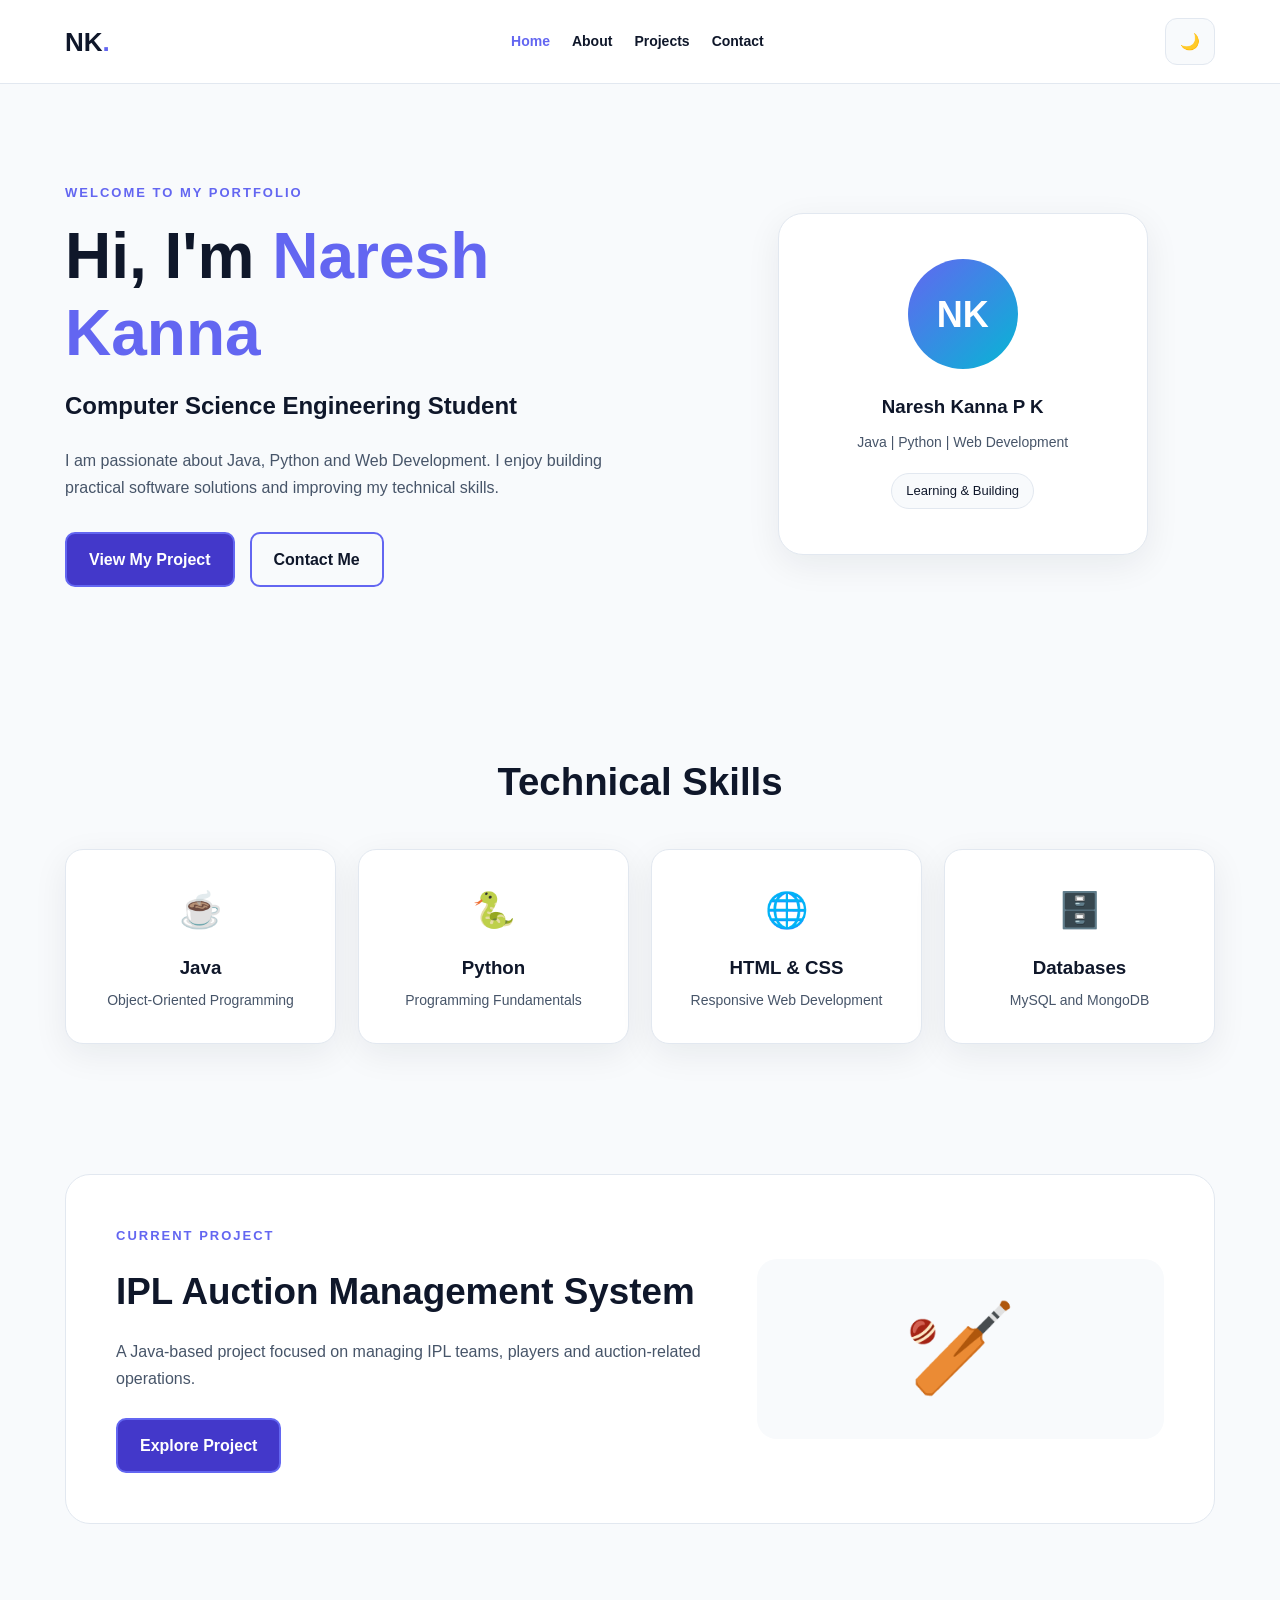
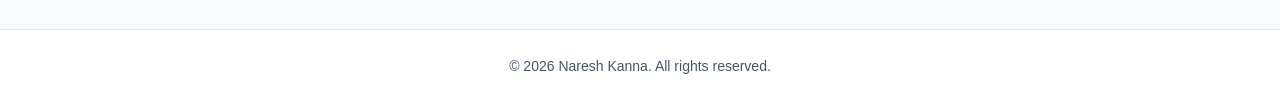
<file: index.html>
<!DOCTYPE html>
<html lang="en">
<head>
    <meta charset="UTF-8">
    <meta name="viewport" content="width=device-width, initial-scale=1.0">
    <meta name="description" content="Portfolio of Naresh Kanna, Computer Science Engineering student and Java developer.">
    <title>Naresh Kanna | Portfolio</title>
    <link rel="stylesheet" href="style.css">
    <script src="script.js" defer></script>
</head>
<body>
    <a class="skip-link" href="#main">Skip to content</a>

    <header class="header">
        <nav class="navbar container" aria-label="Main navigation">
            <a href="index.html" class="logo">NK<span>.</span></a>

            <div class="nav-links">
                <a href="index.html" aria-current="page">Home</a>
                <a href="about.html">About</a>
                <a href="projects.html">Projects</a>
                <a href="contact.html">Contact</a>
            </div>

            <button id="theme-toggle" class="theme-btn"
                    type="button" aria-label="Switch to dark mode"
                    aria-pressed="false">🌙</button>
        </nav>
    </header>

    <main id="main">
        <section class="hero container">
            <div class="hero-content">
                <p class="eyebrow">WELCOME TO MY PORTFOLIO</p>
                <h1>Hi, I'm <span>Naresh Kanna</span></h1>
                <h2>Computer Science Engineering Student</h2>

                <p>
                    I am passionate about Java, Python and Web
                    Development. I enjoy building practical software
                    solutions and improving my technical skills.
                </p>

                <div class="hero-buttons">
                    <a href="projects.html" class="btn btn-primary">
                        View My Project
                    </a>
                    <a href="contact.html" class="btn btn-outline">
                        Contact Me
                    </a>
                </div>
            </div>

            <div class="hero-visual">
                <div class="profile-card">
                    <div class="avatar" aria-hidden="true">NK</div>
                    <h3>Naresh Kanna P K</h3>
                    <p>Java | Python | Web Development</p>
                    <span class="status">Learning & Building</span>
                </div>
            </div>
        </section>

        <section class="section container" aria-labelledby="skills-title">
            <h2 id="skills-title" class="section-title">Technical Skills</h2>

            <div class="skills-grid">
                <article class="skill-card">
                    <span aria-hidden="true">☕</span>
                    <h3>Java</h3>
                    <p>Object-Oriented Programming</p>
                </article>

                <article class="skill-card">
                    <span aria-hidden="true">🐍</span>
                    <h3>Python</h3>
                    <p>Programming Fundamentals</p>
                </article>

                <article class="skill-card">
                    <span aria-hidden="true">🌐</span>
                    <h3>HTML & CSS</h3>
                    <p>Responsive Web Development</p>
                </article>

                <article class="skill-card">
                    <span aria-hidden="true">🗄️</span>
                    <h3>Databases</h3>
                    <p>MySQL and MongoDB</p>
                </article>
            </div>
        </section>

        <section class="section container">
            <div class="featured">
                <div>
                    <p class="eyebrow">CURRENT PROJECT</p>
                    <h2>IPL Auction Management System</h2>
                    <p>
                        A Java-based project focused on managing IPL
                        teams, players and auction-related operations.
                    </p>
                    <a class="btn btn-primary" href="projects.html">
                        Explore Project
                    </a>
                </div>
                <div class="project-symbol" aria-hidden="true">🏏</div>
            </div>
        </section>
    </main>

    <footer class="footer">
        <div class="container">
            <p>© 2026 Naresh Kanna. All rights reserved.</p>
        </div>
    </footer>
</body>
</html>
</file>
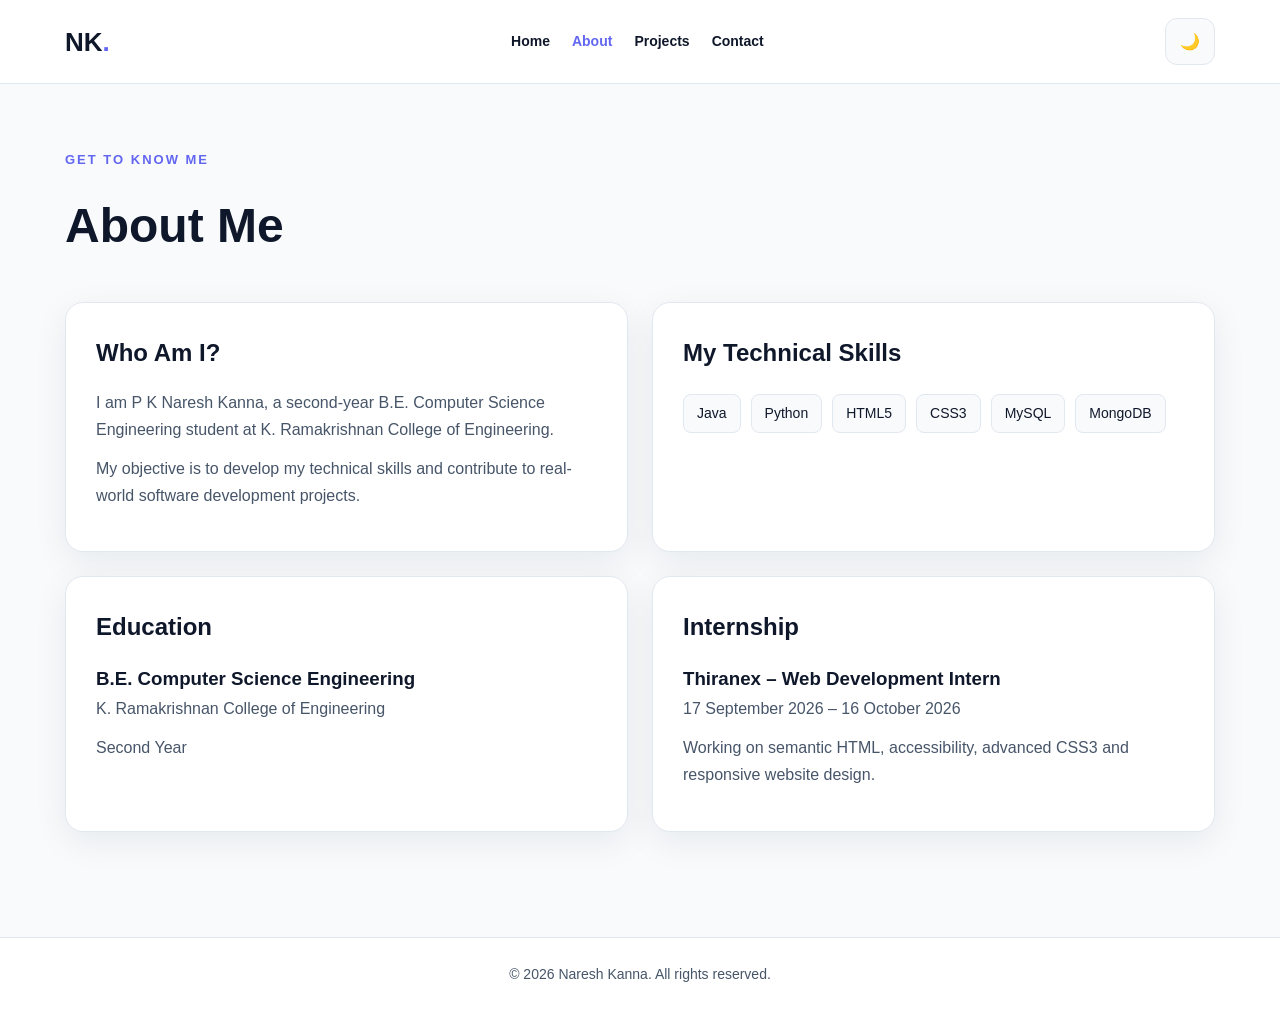
<file: about.html>
<!DOCTYPE html>
<html lang="en">
<head>
    <meta charset="UTF-8">
    <meta name="viewport" content="width=device-width, initial-scale=1.0">
    <meta name="description" content="Learn about Naresh Kanna's education and technical skills.">
    <title>About | Naresh Kanna</title>
    <link rel="stylesheet" href="style.css">
    <script src="script.js" defer></script>
</head>
<body>
    <a class="skip-link" href="#main">Skip to content</a>

    <header class="header">
        <nav class="navbar container" aria-label="Main navigation">
            <a href="index.html" class="logo">NK<span>.</span></a>
            <div class="nav-links">
                <a href="index.html">Home</a>
                <a href="about.html" aria-current="page">About</a>
                <a href="projects.html">Projects</a>
                <a href="contact.html">Contact</a>
            </div>
            <button id="theme-toggle" class="theme-btn"
                    type="button" aria-label="Switch to dark mode"
                    aria-pressed="false">🌙</button>
        </nav>
    </header>

    <main id="main" class="container section page-content">
        <p class="eyebrow">GET TO KNOW ME</p>
        <h1 class="page-title">About Me</h1>

        <div class="about-grid">
            <article class="content-card">
                <h2>Who Am I?</h2>
                <p>
                    I am P K Naresh Kanna, a second-year B.E.
                    Computer Science Engineering student at
                    K. Ramakrishnan College of Engineering.
                </p>
                <p>
                    My objective is to develop my technical skills
                    and contribute to real-world software
                    development projects.
                </p>
            </article>

            <article class="content-card">
                <h2>My Technical Skills</h2>
                <div class="tags">
                    <span>Java</span>
                    <span>Python</span>
                    <span>HTML5</span>
                    <span>CSS3</span>
                    <span>MySQL</span>
                    <span>MongoDB</span>
                </div>
            </article>

            <article class="content-card">
                <h2>Education</h2>
                <h3>B.E. Computer Science Engineering</h3>
                <p>K. Ramakrishnan College of Engineering</p>
                <p>Second Year</p>
            </article>

            <article class="content-card">
                <h2>Internship</h2>
                <h3>Thiranex – Web Development Intern</h3>
                <p>17 September 2026 – 16 October 2026</p>
                <p>
                    Working on semantic HTML, accessibility,
                    advanced CSS3 and responsive website design.
                </p>
            </article>
        </div>
    </main>

    <footer class="footer">
        <div class="container">
            <p>© 2026 Naresh Kanna. All rights reserved.</p>
        </div>
    </footer>
</body>
</html>
</file>
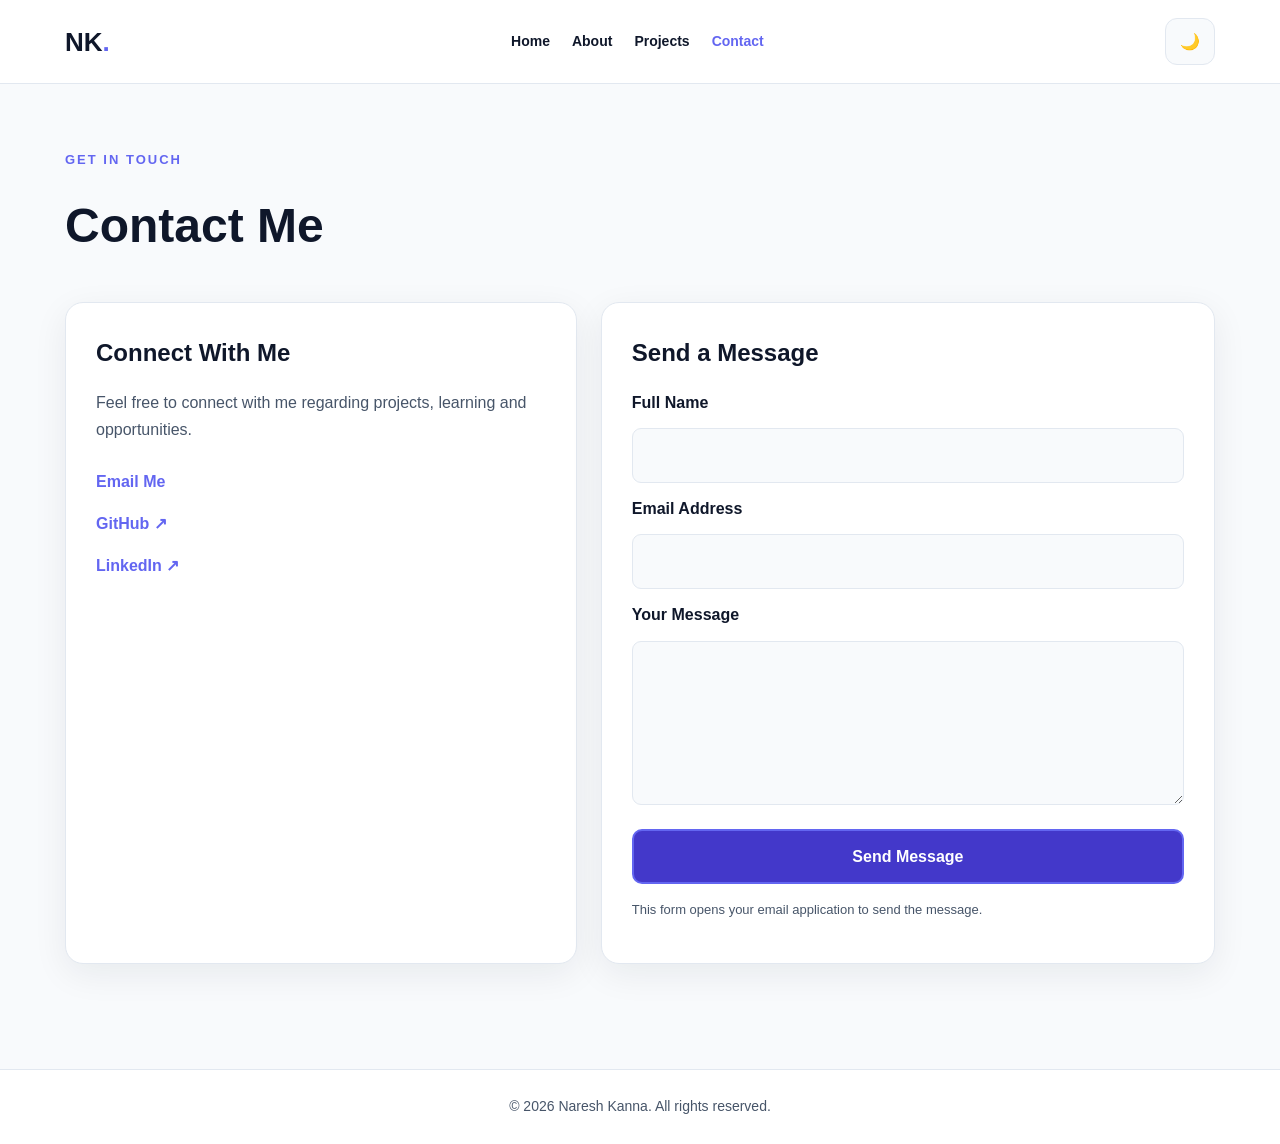
<file: contact.html>
<!DOCTYPE html>
<html lang="en">
<head>
    <meta charset="UTF-8">
    <meta name="viewport" content="width=device-width, initial-scale=1.0">
    <meta name="description" content="Contact Naresh Kanna through email, GitHub or LinkedIn.">
    <title>Contact | Naresh Kanna</title>
    <link rel="stylesheet" href="style.css">
    <script src="script.js" defer></script>
</head>
<body>
    <a class="skip-link" href="#main">Skip to content</a>

    <header class="header">
        <nav class="navbar container" aria-label="Main navigation">
            <a href="index.html" class="logo">NK<span>.</span></a>
            <div class="nav-links">
                <a href="index.html">Home</a>
                <a href="about.html">About</a>
                <a href="projects.html">Projects</a>
                <a href="contact.html" aria-current="page">Contact</a>
            </div>
            <button id="theme-toggle" class="theme-btn"
                    type="button" aria-label="Switch to dark mode"
                    aria-pressed="false">🌙</button>
        </nav>
    </header>

    <main id="main" class="container section page-content">
        <p class="eyebrow">GET IN TOUCH</p>
        <h1 class="page-title">Contact Me</h1>

        <div class="contact-grid">
            <section class="content-card">
                <h2>Connect With Me</h2>
                <p>
                    Feel free to connect with me regarding
                    projects, learning and opportunities.
                </p>

                <div class="contact-links">
                    <a href="mailto:nareshkanna0912@gmail.com">
                        Email Me
                    </a>

                    <a href="https://github.com/nareshkanna0912-rgb"
                       target="_blank" rel="noopener noreferrer">
                        GitHub ↗
                    </a>

                    <a href="https://www.linkedin.com/in/naresh-kanna-p-k-110b97436"
                       target="_blank" rel="noopener noreferrer">
                        LinkedIn ↗
                    </a>
                </div>
            </section>

            <section class="content-card">
                <h2>Send a Message</h2>

                <form id="contact-form">
                    <label for="name">Full Name</label>
                    <input type="text" id="name" name="name"
                           autocomplete="name" required>

                    <label for="email">Email Address</label>
                    <input type="email" id="email" name="email"
                           autocomplete="email" required>

                    <label for="message">Your Message</label>
                    <textarea id="message" name="message"
                              rows="5" required></textarea>

                    <button type="submit" class="btn btn-primary">
                        Send Message
                    </button>
                </form>
                <p class="form-note">
                    This form opens your email application to send
                    the message.
                </p>
            </section>
        </div>
    </main>

    <footer class="footer">
        <div class="container">
            <p>© 2026 Naresh Kanna. All rights reserved.</p>
        </div>
    </footer>
</body>
</html>
</file>
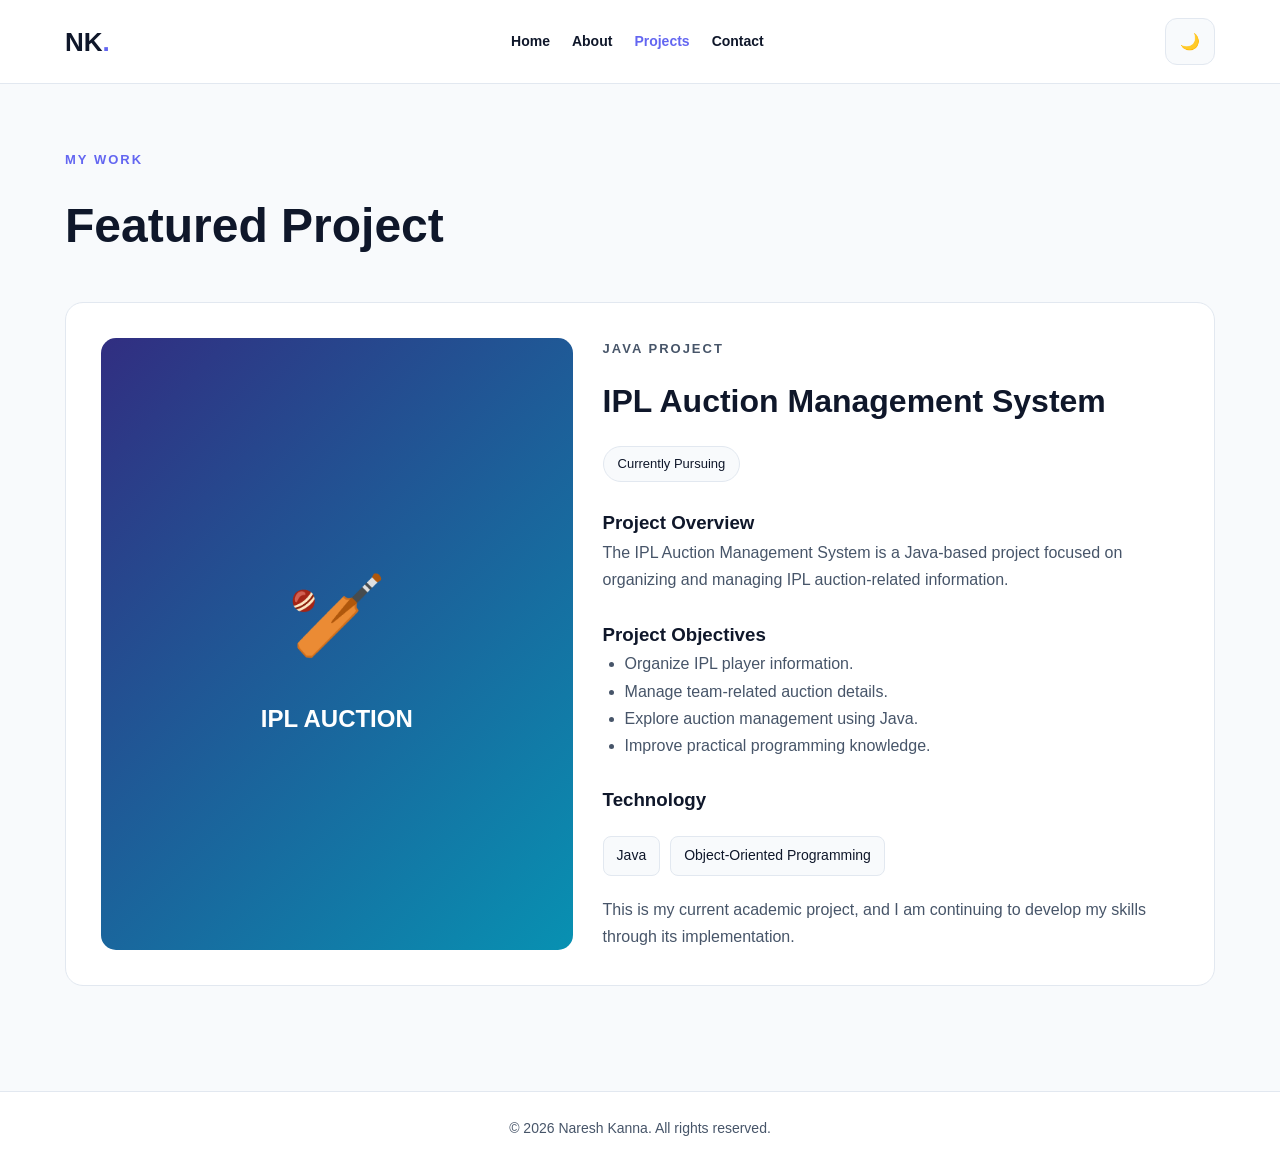
<file: projects.html>
<!DOCTYPE html>
<html lang="en">
<head>
    <meta charset="UTF-8">
    <meta name="viewport" content="width=device-width, initial-scale=1.0">
    <meta name="description" content="Explore the IPL Auction Management System Java project by Naresh Kanna.">
    <title>Projects | Naresh Kanna</title>
    <link rel="stylesheet" href="style.css">
    <script src="script.js" defer></script>
</head>
<body>
    <a class="skip-link" href="#main">Skip to content</a>

    <header class="header">
        <nav class="navbar container" aria-label="Main navigation">
            <a href="index.html" class="logo">NK<span>.</span></a>
            <div class="nav-links">
                <a href="index.html">Home</a>
                <a href="about.html">About</a>
                <a href="projects.html" aria-current="page">Projects</a>
                <a href="contact.html">Contact</a>
            </div>
            <button id="theme-toggle" class="theme-btn"
                    type="button" aria-label="Switch to dark mode"
                    aria-pressed="false">🌙</button>
        </nav>
    </header>

    <main id="main" class="container section page-content">
        <p class="eyebrow">MY WORK</p>
        <h1 class="page-title">Featured Project</h1>

        <article class="project-detail">
            <div class="project-banner" aria-hidden="true">
                <span>🏏</span>
                <h2>IPL AUCTION</h2>
            </div>

            <div class="project-information">
                <p class="eyebrow">JAVA PROJECT</p>
                <h2>IPL Auction Management System</h2>
                <span class="status">Currently Pursuing</span>

                <h3>Project Overview</h3>
                <p>
                    The IPL Auction Management System is a
                    Java-based project focused on organizing
                    and managing IPL auction-related information.
                </p>

                <h3>Project Objectives</h3>
                <ul>
                    <li>Organize IPL player information.</li>
                    <li>Manage team-related auction details.</li>
                    <li>Explore auction management using Java.</li>
                    <li>Improve practical programming knowledge.</li>
                </ul>

                <h3>Technology</h3>
                <div class="tags">
                    <span>Java</span>
                    <span>Object-Oriented Programming</span>
                </div>

                <p>
                    This is my current academic project,
                    and I am continuing to develop my skills
                    through its implementation.
                </p>
            </div>
        </article>
    </main>

    <footer class="footer">
        <div class="container">
            <p>© 2026 Naresh Kanna. All rights reserved.</p>
        </div>
    </footer>
</body>
</html>
</file>
<file: style.css>
/* ==================================
   TASK 2 - ADVANCED CSS3
   Mobile-First Responsive Portfolio
================================== */

/* 1. LIGHT THEME VARIABLES */

:root {
    color-scheme: light;

    --primary: #6366f1;
    --primary-dark: #4338ca;
    --background: #f8fafc;
    --surface: #ffffff;
    --text: #0f172a;
    --muted: #475569;
    --border: #e2e8f0;
    --shadow: 0 10px 35px rgba(15, 23, 42, 0.07);

    --radius: 18px;
    --transition: 0.3s ease;
}

/* 2. DARK THEME VARIABLES */

[data-theme="dark"] {
    color-scheme: dark;

    --primary: #a5b4fc;
    --primary-dark: #818cf8;
    --background: #0b1120;
    --surface: #172033;
    --text: #f1f5f9;
    --muted: #cbd5e1;
    --border: #334155;
    --shadow: 0 10px 35px rgba(0, 0, 0, 0.2);
}

/* 3. GLOBAL RESET */

* {
    margin: 0;
    padding: 0;
    box-sizing: border-box;
}

html {
    scroll-behavior: smooth;
}

body {
    font-family: Arial, Helvetica, sans-serif;
    background: var(--background);
    color: var(--text);
    line-height: 1.7;
    transition:
        background var(--transition),
        color var(--transition);
}

a {
    text-decoration: none;
    color: inherit;
}

button,
input,
textarea {
    font: inherit;
}

button {
    cursor: pointer;
}

:focus-visible {
    outline: 3px solid var(--primary);
    outline-offset: 4px;
}

.container {
    width: min(100% - 32px, 1150px);
    margin-inline: auto;
}

.skip-link {
    position: absolute;
    top: -100px;
    left: 10px;
    padding: 10px;
    background: var(--surface);
    z-index: 100;
}

.skip-link:focus {
    top: 10px;
}

/* 4. HEADER - FLEXBOX */

.header {
    background: var(--surface);
    border-bottom: 1px solid var(--border);
    position: sticky;
    top: 0;
    z-index: 50;
}

.navbar {
    display: flex;
    align-items: center;
    justify-content: space-between;
    flex-wrap: wrap;
    gap: 15px;
    padding-block: 18px;
}

.logo {
    font-size: 26px;
    font-weight: 800;
}

.logo span {
    color: var(--primary);
}

.nav-links {
    display: flex;
    flex-wrap: wrap;
    align-items: center;
    justify-content: center;
    gap: 14px;
    order: 3;
    width: 100%;
}

.nav-links a {
    font-size: 14px;
    font-weight: 600;
    transition: color var(--transition);
}

.nav-links a:hover,
.nav-links a[aria-current="page"] {
    color: var(--primary);
}

.theme-btn {
    border: 1px solid var(--border);
    background: var(--background);
    color: var(--text);
    padding: 9px 14px;
    border-radius: 12px;
}

/* 5. BUTTONS */

.btn {
    display: inline-flex;
    align-items: center;
    justify-content: center;
    padding: 12px 22px;
    border-radius: 10px;
    font-weight: 600;
    border: 2px solid var(--primary);
    transition:
        transform var(--transition),
        background var(--transition);
}

.btn:hover {
    transform: translateY(-3px);
}

.btn-primary {
    background: var(--primary-dark);
    color: #ffffff;
}

.btn-outline {
    background: transparent;
    color: var(--text);
}

/* 6. HERO - MOBILE FIRST GRID */

.hero {
    display: grid;
    grid-template-columns: 1fr;
    align-items: center;
    gap: 40px;
    padding-block: 75px;
}

.eyebrow {
    color: var(--primary);
    font-size: 13px;
    font-weight: 800;
    letter-spacing: 2px;
    margin-bottom: 14px;
}

.hero h1 {
    font-size: clamp(2.2rem, 6vw, 4rem);
    line-height: 1.2;
    margin-bottom: 15px;
}

.hero h1 span {
    color: var(--primary);
}

.hero h2 {
    font-size: clamp(1.1rem, 3vw, 1.5rem);
    margin-bottom: 20px;
}

.hero-content > p:not(.eyebrow) {
    color: var(--muted);
    max-width: 570px;
}

.hero-buttons {
    display: flex;
    flex-wrap: wrap;
    gap: 15px;
    margin-top: 30px;
}

.hero-visual {
    display: flex;
    align-items: center;
    justify-content: center;
}

.profile-card {
    width: min(100%, 370px);
    padding: 45px 25px;
    text-align: center;
    background: var(--surface);
    border: 1px solid var(--border);
    border-radius: 25px;
    box-shadow: var(--shadow);
    animation: float 4s ease-in-out infinite;
}

.avatar {
    width: 110px;
    height: 110px;
    display: grid;
    place-items: center;
    margin: 0 auto 22px;
    border-radius: 50%;
    background: linear-gradient(135deg, #6366f1, #06b6d4);
    color: white;
    font-size: 36px;
    font-weight: bold;
}

.profile-card h3 {
    margin-bottom: 8px;
}

.profile-card p {
    color: var(--muted);
    font-size: 14px;
}

.status {
    display: inline-block;
    margin-top: 18px;
    padding: 6px 14px;
    border-radius: 30px;
    background: var(--background);
    border: 1px solid var(--border);
    color: var(--text);
    font-size: 13px;
}

/* 7. SKILLS - CSS GRID */

.section {
    padding-block: 65px;
}

.section-title {
    text-align: center;
    font-size: clamp(1.7rem, 4vw, 2.4rem);
    margin-bottom: 35px;
}

.skills-grid {
    display: grid;
    grid-template-columns: 1fr;
    gap: 22px;
}

.skill-card {
    background: var(--surface);
    border: 1px solid var(--border);
    border-radius: var(--radius);
    padding: 30px;
    text-align: center;
    box-shadow: var(--shadow);
    transition:
        transform var(--transition),
        border-color var(--transition);
}

.skill-card:hover {
    transform: translateY(-8px);
    border-color: var(--primary);
}

.skill-card span {
    font-size: 35px;
}

.skill-card h3 {
    margin: 12px 0 5px;
}

.skill-card p {
    color: var(--muted);
    font-size: 14px;
}

/* 8. FEATURED PROJECT */

.featured {
    display: grid;
    grid-template-columns: 1fr;
    align-items: center;
    gap: 30px;
    padding: 35px;
    border-radius: 25px;
    background: var(--surface);
    border: 1px solid var(--border);
}

.featured h2 {
    font-size: clamp(1.6rem, 4vw, 2.3rem);
}

.featured p:not(.eyebrow) {
    color: var(--muted);
    margin: 15px 0 25px;
}

.project-symbol {
    display: grid;
    place-items: center;
    font-size: 90px;
    min-height: 180px;
    background: var(--background);
    border-radius: 20px;
}

/* 9. INNER PAGES */

.page-content {
    min-height: 75vh;
}

.page-title {
    font-size: clamp(2rem, 5vw, 3rem);
    margin-bottom: 35px;
}

.about-grid,
.contact-grid {
    display: grid;
    grid-template-columns: 1fr;
    gap: 24px;
}

.content-card {
    background: var(--surface);
    border: 1px solid var(--border);
    padding: 30px;
    border-radius: var(--radius);
    box-shadow: var(--shadow);
    min-width: 0;
}

.content-card h2 {
    margin-bottom: 15px;
}

.content-card h3 {
    margin-top: 12px;
}

.content-card p {
    color: var(--muted);
    margin-bottom: 12px;
}

.tags {
    display: flex;
    flex-wrap: wrap;
    gap: 10px;
    margin-block: 20px;
}

.tags span {
    padding: 7px 13px;
    border-radius: 8px;
    background: var(--background);
    border: 1px solid var(--border);
    font-size: 14px;
}

/* 10. PROJECT DETAILS */

.project-detail {
    display: grid;
    grid-template-columns: 1fr;
    gap: 30px;
    background: var(--surface);
    padding: 25px;
    border: 1px solid var(--border);
    border-radius: var(--radius);
}

.project-banner {
    min-height: 280px;
    display: flex;
    flex-direction: column;
    align-items: center;
    justify-content: center;
    gap: 15px;
    text-align: center;
    background: linear-gradient(135deg, #312e81, #0891b2);
    color: white;
    border-radius: 15px;
}

.project-banner span {
    font-size: 80px;
}

.project-information h2 {
    font-size: clamp(1.5rem, 4vw, 2rem);
}

.project-information h3 {
    margin-top: 25px;
}

.project-information p,
.project-information li {
    color: var(--muted);
}

.project-information ul {
    padding-left: 22px;
}

/* 11. CONTACT FORM */

.contact-links {
    display: flex;
    flex-direction: column;
    align-items: flex-start;
    gap: 15px;
    margin-top: 25px;
}

.contact-links a {
    color: var(--primary);
    font-weight: bold;
    overflow-wrap: anywhere;
}

form {
    display: flex;
    flex-direction: column;
    gap: 12px;
}

form label {
    font-weight: 600;
}

form input,
form textarea {
    width: 100%;
    padding: 13px;
    border-radius: 9px;
    border: 1px solid var(--border);
    background: var(--background);
    color: var(--text);
}

form .btn {
    margin-top: 12px;
}

.form-note {
    font-size: 13px;
    margin-top: 15px;
}

/* 12. FOOTER */

.footer {
    margin-top: 40px;
    padding: 25px 15px;
    background: var(--surface);
    border-top: 1px solid var(--border);
    text-align: center;
    color: var(--muted);
    font-size: 14px;
}

/* 13. CSS ANIMATION */

@keyframes float {
    0%, 100% {
        transform: translateY(0);
    }

    50% {
        transform: translateY(-12px);
    }
}

/* 14. TABLET - 600px AND ABOVE */

@media (min-width: 600px) {

    .nav-links {
        order: 0;
        width: auto;
        gap: 22px;
    }

    .skills-grid {
        grid-template-columns: repeat(2, minmax(0, 1fr));
    }

    .about-grid {
        grid-template-columns: repeat(2, minmax(0, 1fr));
    }

    .featured {
        grid-template-columns: 1.5fr 1fr;
    }
}

/* 15. DESKTOP - 900px AND ABOVE */

@media (min-width: 900px) {

    .hero {
        grid-template-columns: 1.2fr 1fr;
        min-height: 600px;
    }

    .skills-grid {
        grid-template-columns: repeat(4, minmax(0, 1fr));
    }

    .contact-grid {
        grid-template-columns: 1fr 1.2fr;
    }

    .project-detail {
        grid-template-columns: 0.9fr 1.1fr;
        padding: 35px;
    }

    .featured {
        padding: 50px;
    }
}

/* 16. ACCESSIBILITY */

@media (prefers-reduced-motion: reduce) {

    *,
    *::before,
    *::after {
        animation: none !important;
        transition: none !important;
        scroll-behavior: auto !important;
    }
}
</file>
